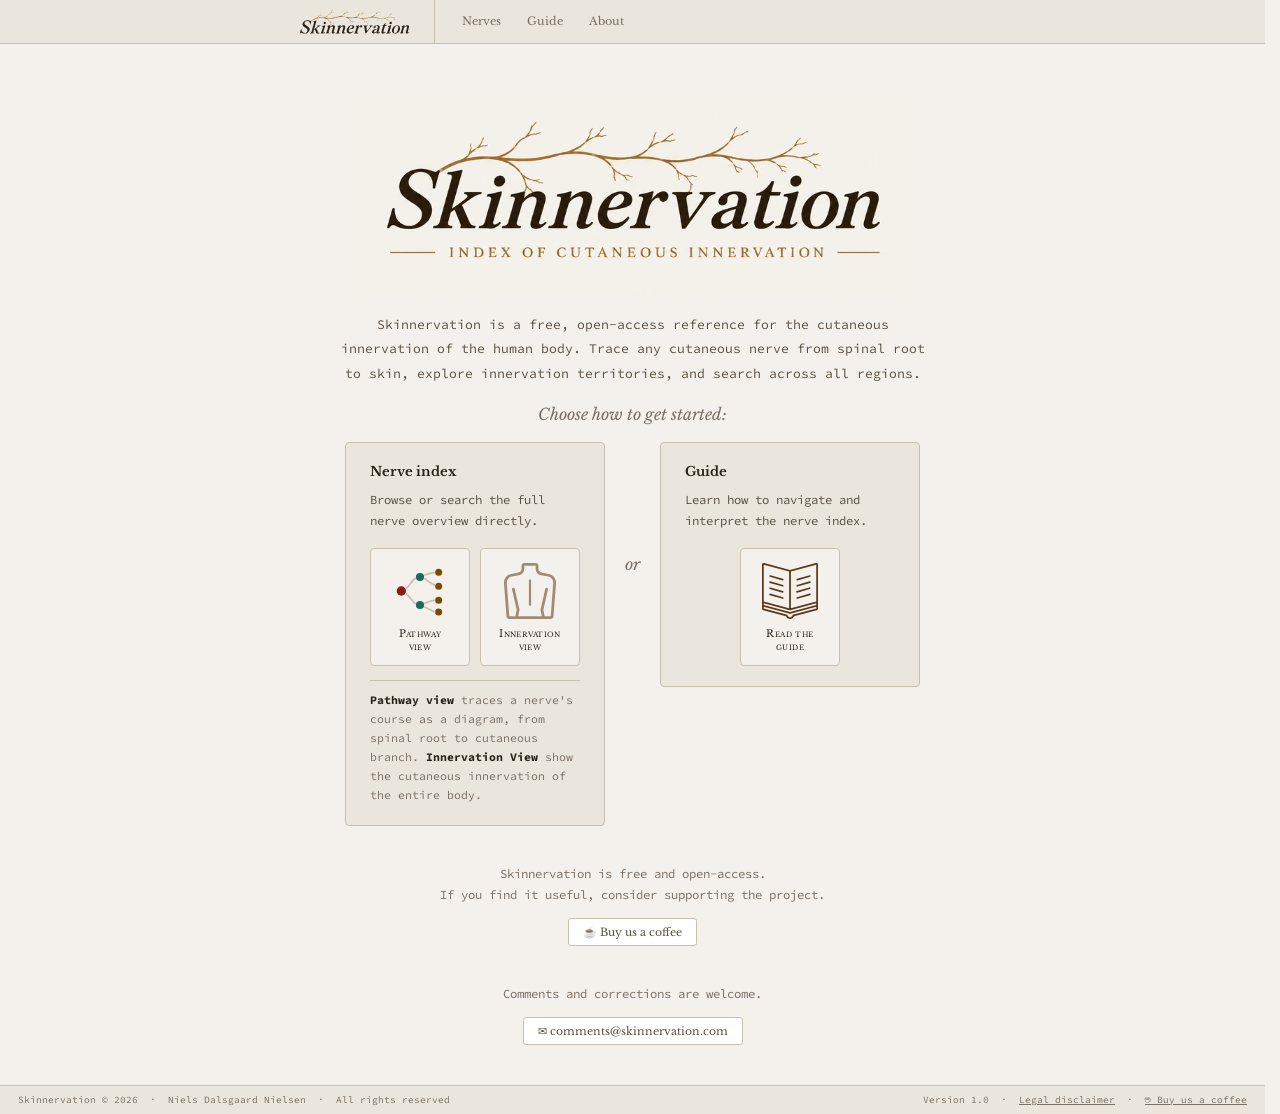
<file: index.html>
<!DOCTYPE html>
<html lang="en">
<head>
<meta charset="UTF-8"/>
<meta name="viewport" content="width=device-width, initial-scale=1.0"/>
<title>Skinnervation — Index of Cutaneous Innervation</title>
<link rel="stylesheet" href="css/skin.css"/>
<style>
  #app { display: flex; flex-direction: column; flex: 1; }

  /* ── Hero image ── */
  .hero-img-wrap {
    display: flex; justify-content: center;
    padding: 48px 24px 12px;
    background: var(--bg);
  }
  .hero-logo {
    width: 100%;
    max-width: 560px;
    height: auto;
    display: block;
  }

  /* ── About strip ── */
  .intro-wrap {
    padding: 4px 24px 40px;
    display: flex; flex-direction: column; align-items: center;
    text-align: center; gap: 18px;
    background: var(--bg);
    max-width: 640px; margin: 0 auto; width: 100%;
  }
  .intro-text {
    font-size: .82rem; color: #5a5040; line-height: 1.85; margin: 0;
  }
  .intro-choose {
    font-family: 'Libre Baskerville', serif;
    font-size: 1.0rem; font-style: italic; color: var(--muted);
    margin: 0;
  }
  .intro-choices {
    display: flex; align-items: flex-start; gap: 20px;
    flex-wrap: wrap; justify-content: center; width: 100%;
  }
  .choice-card {
    background: var(--panel); border: 1.5px solid var(--border);
    border-radius: 4px; padding: 20px 24px;
    display: flex; flex-direction: column; gap: 10px;
    flex: 1; min-width: 200px; max-width: 260px; text-align: left;
  }
  .choice-title {
    font-family: 'Libre Baskerville', serif;
    font-size: .82rem; font-weight: 700; color: var(--text);
  }
  .choice-desc {
    font-size: .77rem; color: #5a5040; line-height: 1.7; margin: 0; flex: 1;
  }
.choice-note {
    font-size: .72rem; color: var(--muted); line-height: 1.65; margin: 4px 0 0;
    padding-top: 10px; border-top: 1px solid var(--border);
  }
.choice-note b { color: var(--text); font-weight: 700; }
  .view-btns {
    display: flex; gap: 10px; margin-top: 6px; justify-content: center;
  }
  .view-btn {
    display: flex; flex-direction: column; align-items: center; justify-content: space-between;
    gap: 8px; padding: 14px 10px 12px;
    width: 100px; min-height: 100px;
    background: var(--bg); border: 1.5px solid var(--border); border-radius: 4px;
    text-decoration: none; color: var(--text);
    transition: border-color .15s, background .15s;
  }
  .view-btn:hover { border-color: var(--accent); background: var(--hover); }
  .view-btn svg { width: auto; height: 56px; }
  .view-btn span {
    font-family: 'Libre Baskerville', serif; font-size: .63rem;
    color: var(--text); text-align: center; line-height: 1.3;
    font-variant: small-caps; letter-spacing: .04em;
  }
  .choice-right {
    display: flex; align-items: center; gap: 20px;
  }
  .choice-divider {
    font-family: 'Libre Baskerville', serif;
    font-size: 1.0rem; font-style: italic; color: var(--muted);
    flex-shrink: 0;
  }
  .intro-credits {
    font-size: .63rem; color: var(--muted); margin: 0;
  }

  footer a { color: var(--muted); text-decoration: underline; }

  @media (max-width: 600px) {
      .features { margin: 32px auto; }
  }

  @media (max-width: 540px) {
    .intro-choices {
      flex-direction: column;
      align-items: center;
    }
    .choice-right {
      flex-direction: column;
      align-items: center;
    }
    .choice-card {
      max-width: 100%;
      width: 100%;
    }
  }

  /* ── Mobile warning splash ── */
  #mobile-splash {
    display: none;
    position: fixed; inset: 0; z-index: 9999;
    background: rgba(42, 35, 24, 0.45);
    align-items: center; justify-content: center;
    padding: 24px;
  }
  #mobile-splash.visible { display: flex; }
  .mobile-splash-card {
    background: #faf3dc; border: 1.5px solid #e0c96a;
    border-radius: 4px; padding: 22px 20px 18px;
    max-width: 340px; width: 100%;
    display: flex; flex-direction: column; gap: 14px;
  }
  .mobile-splash-body { overflow: hidden; }
  .mobile-splash-icon {
    float: right; width: 56px; height: 56px;
    margin: 0 0 8px 12px;
  }
  .mobile-splash-body h4 {
    font-family: 'Libre Baskerville', serif;
    font-size: .95rem; font-weight: 700; color: #5a4700;
    margin: 0 0 14px;
  }
  .mobile-splash-body p {
    font-size: .85rem; color: #6b5800; line-height: 1.65;
    margin: 0 0 8px; text-align: left;
  }
  .mobile-splash-body p:last-child { margin-bottom: 0; }
  .mobile-splash-ok {
    align-self: flex-end;
    padding: 5px 20px; border-radius: 3px;
    background: #c8a000; border: none; color: #fff;
    font-family: 'Libre Baskerville', serif; font-size: .85rem;
    cursor: pointer; transition: background .13s;
  }
  .mobile-splash-ok:hover { background: #a88600; }

  .donate-nudge {
    display: flex; flex-direction: column; align-items: center; gap: 12px;
    margin-top: 20px;
  }
  .donate-nudge p {
    font-size: .77rem; color: var(--muted); text-align: center; line-height: 1.7; margin: 0;
  }
  .donate-btn { font-size: .68rem; }

  <!-- Favicons -->
  <link rel="icon" href="favicon.ico" sizes="any"/>
  <link rel="icon" type="image/png" sizes="16x16"  href="assets/favicon-16x16.png"/>
  <link rel="icon" type="image/png" sizes="32x32"  href="assets/favicon-32x32.png"/>
  <link rel="icon" type="image/png" sizes="96x96"  href="assets/favicon-96x96.png"/>
  <link rel="apple-touch-icon" sizes="180x180"     href="assets/apple-touch-icon.png"/>
  <link rel="manifest"                              href="site.webmanifest"/>
  <meta name="msapplication-config"               content="browserconfig.xml"/>
  <meta name="theme-color"                        content="#f4f1ec"/>
</style>
</head>
<body>
<div id="app">

  <div class="hero-img-wrap">
    <picture>
      <source srcset="assets/skinnervation-logo-hero.webp" type="image/webp"/>
      <img src="assets/skinnervation-logo-hero.png"
           alt="Skinnervation — Index of Cutaneous Innervation"
           class="hero-logo"/>
    </picture>
  </div>

  <div class="intro-wrap">
    <p class="intro-text">
      Skinnervation is a free, open-access reference for the cutaneous innervation
      of the human body. Trace any cutaneous nerve from spinal root to skin,
      explore innervation territories, and search across all regions.
    </p>

    <p class="intro-choose">Choose how to get started:</p>

    <div class="intro-choices">

      <div class="choice-card">
        <div class="choice-title">Nerve index</div>
        <p class="choice-desc">Browse or search the full nerve overview directly.</p>
        <div class="view-btns">
          <a class="view-btn" href="app.html">
            <svg viewBox="0 0 48 48" fill="none" xmlns="http://www.w3.org/2000/svg">
            <!-- Root node -->
            <circle cx="8" cy="24" r="4" fill="#8b1a1a"/>
            <!-- Mid nodes -->
            <circle cx="24" cy="12" r="3.5" fill="#1a6b5a"/>
            <circle cx="24" cy="36" r="3.5" fill="#1a6b5a"/>
            <!-- Terminal nodes -->
            <circle cx="40" cy="8" r="3" fill="#7a4a00"/>
            <circle cx="40" cy="20" r="3" fill="#7a4a00"/>
            <circle cx="40" cy="32" r="3" fill="#7a4a00"/>
            <circle cx="40" cy="42" r="3" fill="#7a4a00"/>
            <!-- Edges -->
            <path d="M12 22 C16 18 18 14 20.5 13" stroke="#c8bfb0" stroke-width="1.5"/>
            <path d="M12 26 C16 30 18 34 20.5 35" stroke="#c8bfb0" stroke-width="1.5"/>
            <path d="M27.5 10.5 C31 9 34 8.5 37 8" stroke="#c8bfb0" stroke-width="1.5"/>
            <path d="M27.5 13 C31 16 34 18 37 19" stroke="#c8bfb0" stroke-width="1.5"/>
            <path d="M27.5 35 C31 33 34 32 37 32" stroke="#c8bfb0" stroke-width="1.5"/>
            <path d="M27.5 37.5 C31 39 34 41 37 42" stroke="#c8bfb0" stroke-width="1.5"/>
          </svg>
            <span>Pathway<br/>view</span>
          </a>
          <a class="view-btn" href="app.html?view=anatomic">
            <svg xmlns="http://www.w3.org/2000/svg" viewBox="0 0 302.805 302.805" role="img" aria-label="Innervation view">
  <g fill="#5a3a1a" opacity="0.55">
    <path d="M252.719,58.932l-38.85-7.402h0.001c-9.817-1.871-16.943-10.482-16.943-20.477V14.997c0-8.27-6.728-14.997-14.996-14.997h-61.057c-8.269,0-14.996,6.728-14.996,14.997v16.056c0,9.994-7.125,18.605-16.941,20.477l-38.852,7.402C25.829,63.555,8.95,85.607,10.823,110.229l13.596,178.718c0.593,7.771,7.161,13.857,14.954,13.857h224.059c7.795,0,14.362-6.088,14.953-13.858l13.597-178.717C293.854,85.607,276.976,63.555,252.719,58.932z M277.024,109.091l-13.593,178.714l-32.772,0l-7.243-34.654l25.274-110.566c0.923-4.037-1.603-8.06-5.641-8.982c-4.038-0.926-8.06,1.603-8.982,5.641l-25.64,112.165c-0.241,1.054-0.251,2.147-0.03,3.205l6.937,33.192l-127.866,0.002l6.937-33.194c0.221-1.058,0.211-2.151-0.03-3.205l-25.64-112.165c-0.923-4.038-4.941-6.565-8.982-5.641c-4.038,0.923-6.563,4.945-5.641,8.982l25.274,110.566l-7.243,34.656l-32.768,0L25.78,109.091c-1.294-17.003,10.362-32.231,27.112-35.425l38.852-7.402c16.881-3.218,29.134-18.026,29.134-35.211L120.874,15l61.053-0.003v16.056c0,17.186,12.253,31.993,29.135,35.211l38.85,7.402C266.662,76.859,278.318,92.088,277.024,109.091z"/>
    <path d="M151.402,89.462c-3.313,0-6,2.687-6,6v129.945c0,3.313,2.687,6,6,6s6-2.687,6-6V95.462C157.402,92.148,154.716,89.462,151.402,89.462z"/>
  </g>
</svg>
            <span>Innervation<br/>view</span>
          </a>
        </div>
        <p class="choice-note">
          <b>Pathway view</b> traces a nerve's course as a diagram, from spinal root to
          cutaneous branch. <b>Innervation View</b> show the cutaneous innervation of the
          entire body.
        </p>
      </div>

      <div class="choice-right">
        <div class="choice-divider">or</div>
        <div class="choice-card">
          <div class="choice-title">Guide</div>
          <p class="choice-desc">Learn how to navigate and interpret the nerve index.</p>
          <div class="view-btns" style="justify-content:center;">
            <a class="view-btn" href="guide.html">
              <svg xmlns="http://www.w3.org/2000/svg" viewBox="0 0 64 64" role="img" aria-label="Guide">
  <g fill="#5a3a1a">
    <path d="M24.008,32.038L9.541,27.904c-0.527-0.146-1.084,0.155-1.236,0.688c-0.151,0.53,0.156,1.084,0.688,1.236l14.467,4.134C23.551,33.987,23.643,34,23.734,34c0.435,0,0.835-0.286,0.961-0.726C24.847,32.744,24.539,32.19,24.008,32.038z"/>
    <path d="M24.008,39.038L9.541,34.905c-0.527-0.146-1.084,0.155-1.236,0.688c-0.151,0.531,0.156,1.084,0.688,1.236l14.467,4.133C23.551,40.987,23.643,41,23.734,41c0.435,0,0.835-0.286,0.961-0.726C24.847,39.743,24.539,39.19,24.008,39.038z"/>
    <path d="M24.008,25.038L9.541,20.904c-0.527-0.146-1.084,0.155-1.236,0.688c-0.151,0.53,0.156,1.084,0.688,1.236l14.467,4.134C23.551,26.987,23.643,27,23.734,27c0.435,0,0.835-0.286,0.961-0.726C24.847,25.744,24.539,25.19,24.008,25.038z"/>
    <path d="M24.008,18.038L9.541,13.904c-0.527-0.146-1.084,0.155-1.236,0.688c-0.151,0.53,0.156,1.084,0.688,1.236l14.467,4.134C23.551,19.987,23.643,20,23.734,20c0.435,0,0.835-0.286,0.961-0.726C24.847,18.744,24.539,18.19,24.008,18.038z"/>
    <path d="M39.963,33.962c0.092,0,0.184-0.013,0.275-0.038l14.467-4.134c0.531-0.152,0.839-0.706,0.688-1.236c-0.152-0.532-0.708-0.832-1.236-0.688L39.689,32c-0.531,0.152-0.839,0.706-0.688,1.236C39.128,33.676,39.528,33.962,39.963,33.962z"/>
    <path d="M54.459,34.905l-14.467,4.133c-0.531,0.152-0.839,0.705-0.688,1.236C39.431,40.714,39.831,41,40.266,41c0.092,0,0.184-0.013,0.275-0.038l14.467-4.133c0.531-0.152,0.839-0.705,0.688-1.236C55.543,35.061,54.987,34.761,54.459,34.905z"/>
    <path d="M54.459,20.904l-14.467,4.134c-0.531,0.152-0.839,0.706-0.688,1.236C39.431,26.714,39.831,27,40.266,27c0.092,0,0.184-0.013,0.275-0.038l14.467-4.134c0.531-0.152,0.839-0.706,0.688-1.236C55.543,21.06,54.987,20.758,54.459,20.904z"/>
    <path d="M54.459,13.904l-14.467,4.134c-0.531,0.152-0.839,0.706-0.688,1.236C39.431,19.714,39.831,20,40.266,20c0.092,0,0.184-0.013,0.275-0.038l14.467-4.134c0.531-0.152,0.839-0.706,0.688-1.236C55.543,14.06,54.987,13.76,54.459,13.904z"/>
    <path d="M63.219,0.414c-0.354-0.271-0.784-0.413-1.221-0.413c-0.172,0-0.345,0.022-0.514,0.066L32,7.93L2.516,0.067c-0.17-0.045-0.343-0.066-0.515-0.066c-0.437,0-0.866,0.142-1.22,0.413C0.289,0.793,0,1.379,0,2v49.999c0,0.906,0.609,1.699,1.484,1.933l25.873,6.899C28.089,62.685,29.887,64,32,64s3.911-1.315,4.643-3.169l25.873-6.899C63.391,53.698,64,52.905,64,51.999V2C64,1.379,63.711,0.793,63.219,0.414z M32,54c0.173,0,0.347-0.022,0.516-0.067L62,46.07v1.954l-30,7.941L2,48.024V46.07l29.484,7.862C31.653,53.978,31.827,54,32,54z M1.998,2.001c0,0,0.001,0,0.003,0V2L31,9.733v42L2,44L1.998,2.001z M34.979,59.205c-0.079,1.143-0.785,2.111-1.788,2.546l-0.676,0.181c-0.169,0.045-0.343,0.067-0.516,0.067s-0.347-0.022-0.516-0.067l-0.676-0.181c-1.003-0.435-1.709-1.403-1.788-2.546L2,51.999v-1.906l29.744,7.874C31.828,57.989,31.914,58,32,58s0.172-0.011,0.256-0.033L62,50.093v1.906L34.979,59.205z M33,51.733v-42L62,2v42L33,51.733z"/>
  </g>
</svg>
              <span>Read the<br/>guide</span>
            </a>
          </div>
        </div>
      </div>

    </div>

    <div class="donate-nudge">
      <p>Skinnervation is free and open-access.<br/>If you find it useful, consider supporting the project.</p>
      <a class="skin-btn-ghost donate-btn"
         href="https://buymeacoffee.com/skinnervation" target="_blank" rel="noopener">
        &#9749;&nbsp;Buy us a coffee
      </a>
    </div>

    <div class="donate-nudge">
      <p>Comments and corrections are welcome.</p>
      <a class="skin-btn-ghost donate-btn"
         href="mailto:comments@skinnervation.com">
        ✉&nbsp;comments@skinnervation.com
      </a>
    </div>

  </div>

  </div>



  

</div>
<div id="mobile-splash">
  <div class="mobile-splash-card">
    <div class="mobile-splash-body">
      <svg class="mobile-splash-icon" viewBox="0 0 24 24" fill="none"
           stroke="#c8a000" stroke-width="2" stroke-linecap="round" stroke-linejoin="round">
        <path d="M10.29 3.86L1.82 18a2 2 0 0 0 1.71 3h16.94a2 2 0 0 0 1.71-3L13.71 3.86a2 2 0 0 0-3.42 0z"/>
        <line x1="12" y1="9" x2="12" y2="13"/>
        <line x1="12" y1="17" x2="12.01" y2="17"/>
      </svg>
      <h4>Welcome to Skinnervation</h4>
      <p>It looks like you are visiting from a device with a small screen.</p>
      <p>While Skinnervation can be used on a mobile device, a tablet or desktop will give you a better experience navigating the nerve index.</p>
    </div>
    <button class="mobile-splash-ok" onclick="sessionStorage.setItem('splashSeen','1');document.getElementById('mobile-splash').classList.remove('visible')">Ok</button>
  </div>
</div>
<script>
  if(window.innerWidth <= 640 && !sessionStorage.getItem('splashSeen')){
    document.getElementById('mobile-splash').classList.add('visible');
  }
</script>
<script src="js/nav.js"></script>
<script src="js/footer.js"></script>
</body>
</html>
</file>
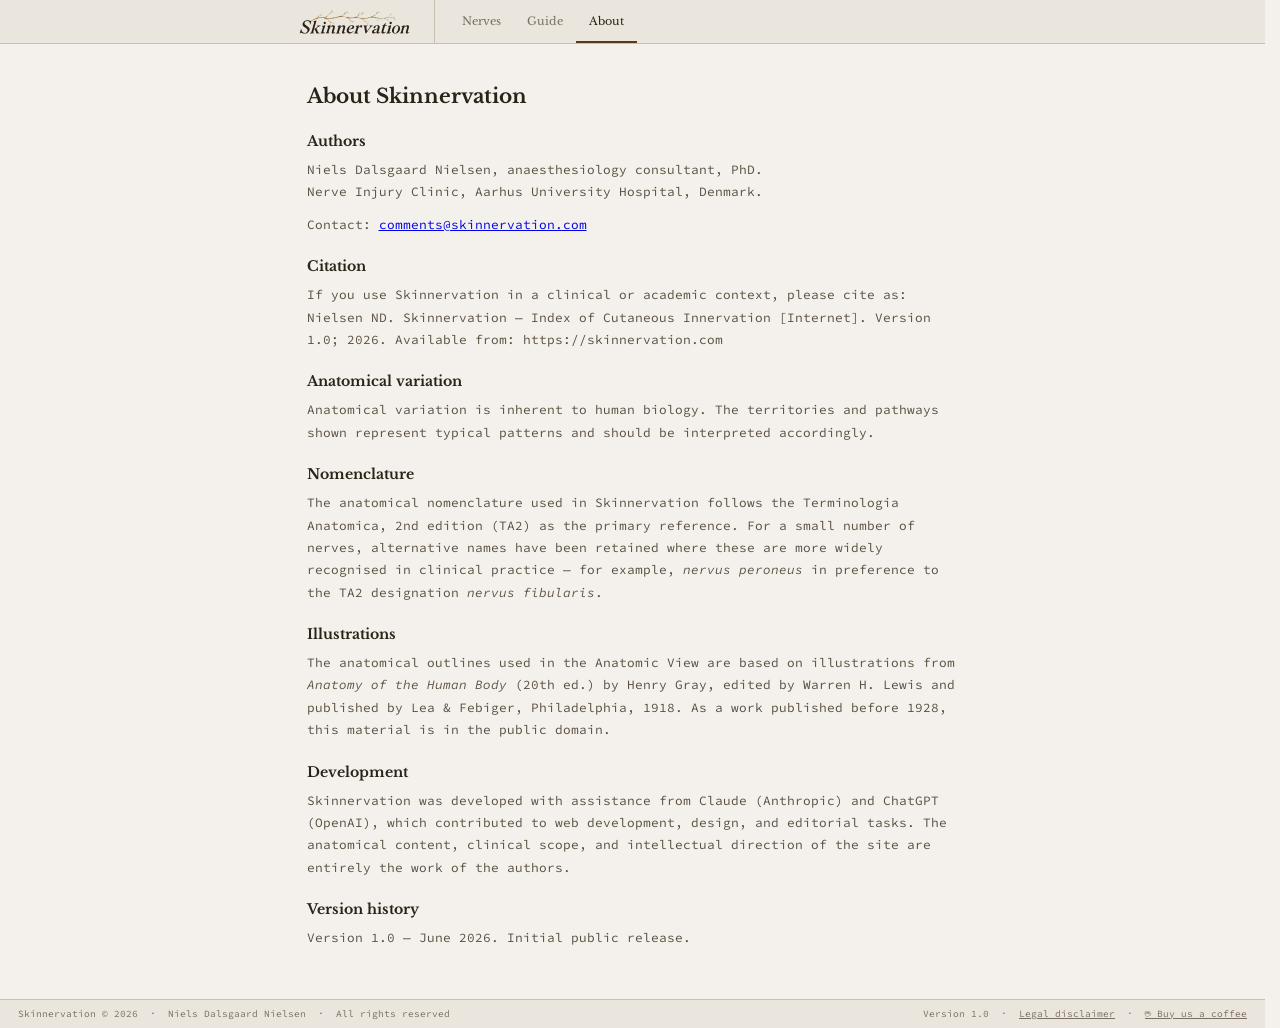
<file: about.html>
<!DOCTYPE html>
<html lang="en">
<head>
<meta charset="UTF-8"/>
<meta name="viewport" content="width=device-width, initial-scale=1.0"/>
<title>About — Skinnervation</title>
<link rel="stylesheet" href="css/skin.css"/>
<style>
  #app { display:flex; flex-direction:column; flex:1; }
  main { flex:1; padding:40px 24px; max-width:700px; margin:0 auto; width:100%; }
  h1 {
    font-family:'Libre Baskerville',serif;
    font-size:1.25rem; font-weight:700; color:var(--text);
    margin:0 0 24px;
  }
</style>
  <!-- Favicons -->
  <link rel="icon" href="favicon.ico" sizes="any"/>
  <link rel="icon" type="image/png" sizes="16x16"  href="assets/favicon-16x16.png"/>
  <link rel="icon" type="image/png" sizes="32x32"  href="assets/favicon-32x32.png"/>
  <link rel="icon" type="image/png" sizes="96x96"  href="assets/favicon-96x96.png"/>
  <link rel="apple-touch-icon" sizes="180x180"     href="assets/apple-touch-icon.png"/>
  <link rel="manifest"                              href="site.webmanifest"/>
  <meta name="msapplication-config"               content="browserconfig.xml"/>
  <meta name="theme-color"                        content="#f4f1ec"/>
</head>
<body>
<div id="app">
  <main class="skin-prose">
    <h1>About Skinnervation</h1>
    <h3>Authors</h3>
    <p>
      Niels Dalsgaard Nielsen, anaesthesiology consultant, PhD.<br/>
      Nerve Injury Clinic, Aarhus University Hospital, Denmark.
    </p>
    <p>Contact: <a href="mailto:comments@skinnervation.com">comments@skinnervation.com</a></p>

    <h3>Citation</h3>
    <p>
      If you use Skinnervation in a clinical or academic context, please cite as:<br/>
      Nielsen ND. Skinnervation — Index of Cutaneous Innervation [Internet].
      Version 1.0; 2026. Available from: https://skinnervation.com
    </p>

    <h3>Anatomical variation</h3>
    <p>
      Anatomical variation is inherent to human biology. The territories and pathways shown
      represent typical patterns and should be interpreted accordingly.
    </p>

    <h3>Nomenclature</h3>
    <p>
      The anatomical nomenclature used in Skinnervation follows the
      Terminologia Anatomica, 2nd edition (TA2) as the primary reference.
      For a small number of nerves, alternative names have been retained where
      these are more widely recognised in clinical practice — for example,
      <em>nervus peroneus</em> in preference to the TA2 designation
      <em>nervus fibularis</em>.
    </p>

    <h3>Illustrations</h3>
    <p>
      The anatomical outlines used in the Anatomic View are based on illustrations
      from <em>Anatomy of the Human Body</em> (20th ed.) by Henry Gray, edited by
      Warren H. Lewis and published by Lea &amp; Febiger, Philadelphia, 1918.
      As a work published before 1928, this material is in the public domain.
    </p>

    <h3>Development</h3>
    <p>
      Skinnervation was developed with assistance from Claude (Anthropic) and ChatGPT (OpenAI),
      which contributed to web development, design, and editorial tasks. The anatomical content,
      clinical scope, and intellectual direction of the site are entirely the work of the authors.
    </p>

    <h3>Version history</h3>
    <p>Version 1.0 — June 2026. Initial public release.</p>

  </main>
</div>
<script src="js/nav.js"></script>
<script src="js/footer.js"></script>
</body>
</html>
</file>
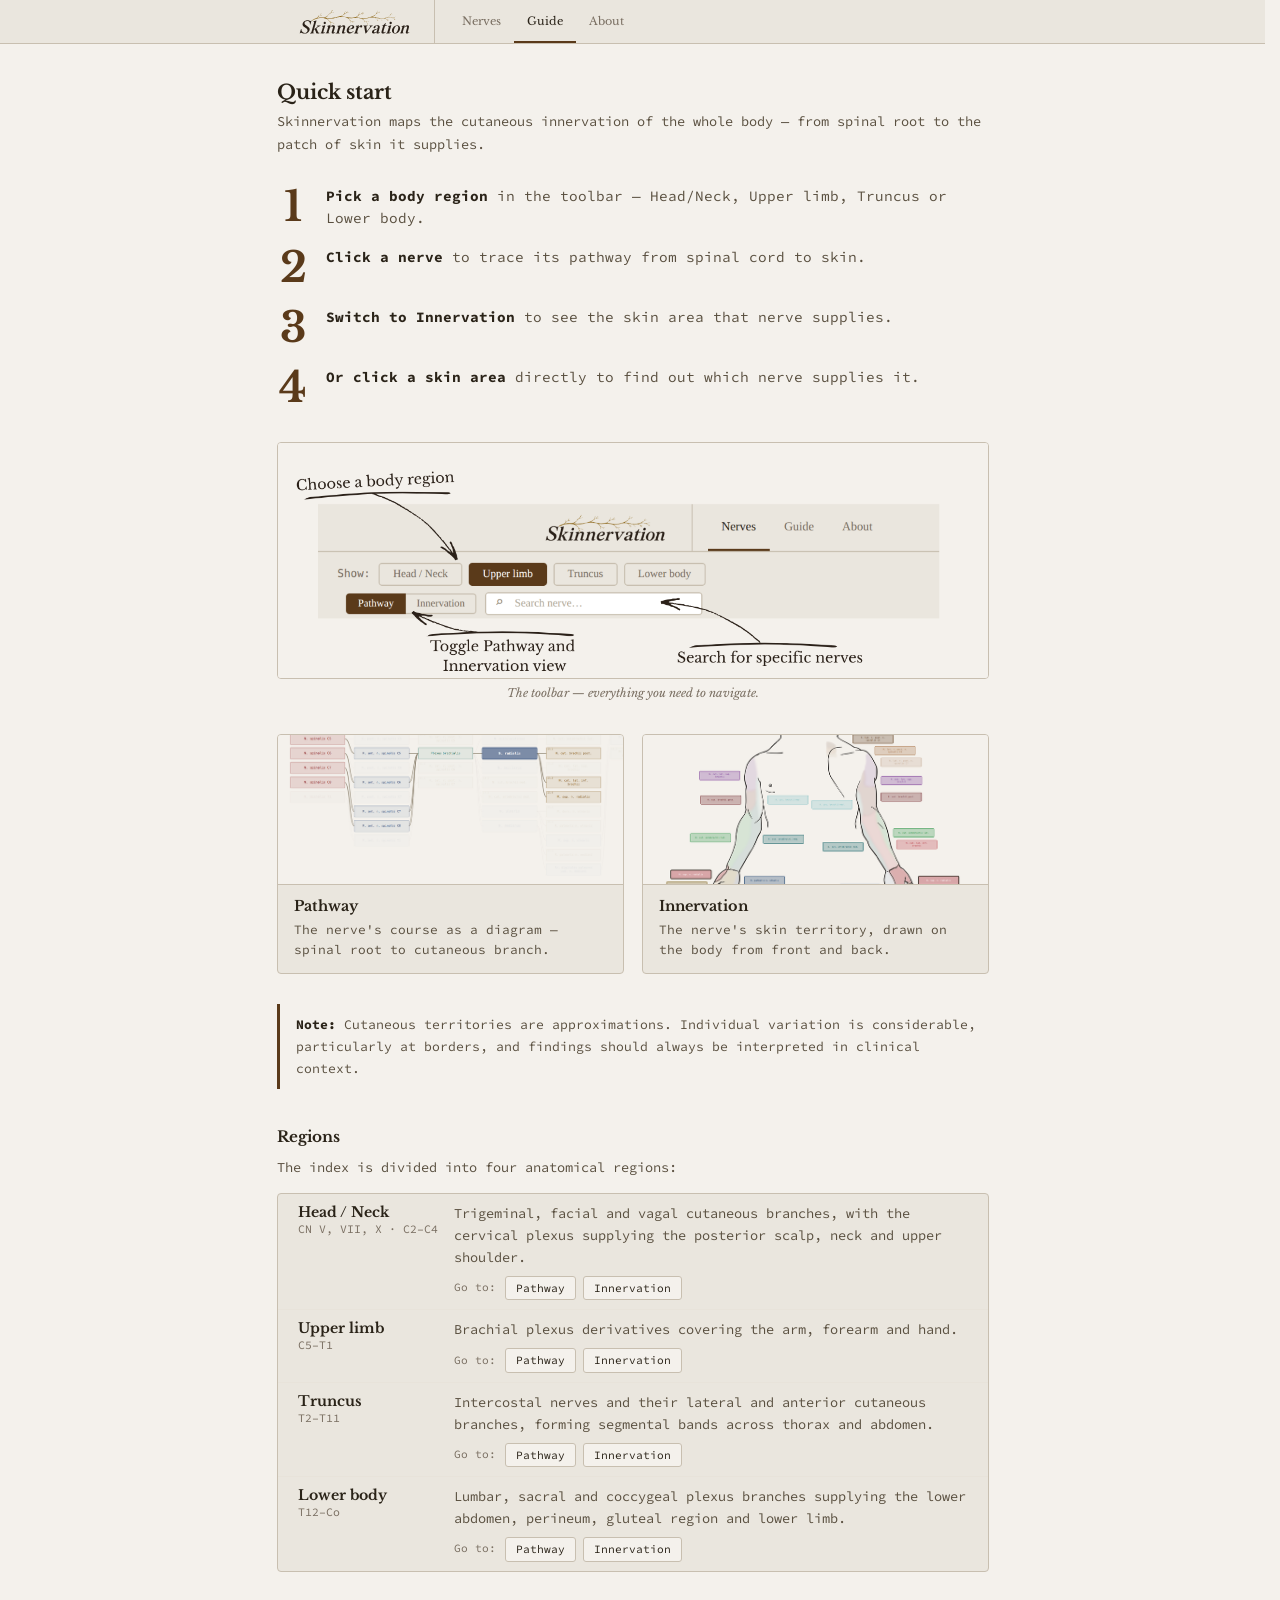
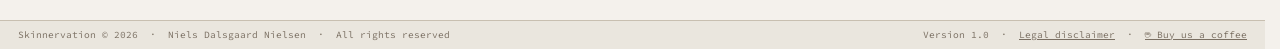
<file: guide.html>
<!DOCTYPE html>
<html lang="en">
<head>
<meta charset="UTF-8"/>
<meta name="viewport" content="width=device-width, initial-scale=1.0"/>
<title>Guide — Skinnervation</title>
<link rel="stylesheet" href="css/skin.css"/>
<style>/* v3 — quick-start guide */
  #app { display:flex; flex-direction:column; flex:1; }
  main { flex:1; padding:36px 24px 48px; max-width:760px; margin:0 auto; width:100%; }
  h1 {
    font-family:'Libre Baskerville',serif;
    font-size:1.25rem; font-weight:700; color:var(--text);
    margin:0 0 6px;
  }
  .lede {
    font-size:.85rem; color:#5a5040; line-height:1.7; margin:0 0 30px;
  }

  /* ── Steps ── */
  .steps { list-style:none; padding:0; margin:0 0 34px; counter-reset:step; }
  .steps li {
    counter-increment:step;
    display:flex; align-items:flex-start; gap:16px;
    margin:0 0 18px;
    font-size:.9rem; color:#5a5040; line-height:1.5;
  }
  .steps li:last-child { margin-bottom:0; }
  .steps li::before {
    content:counter(step);
    flex:0 0 auto; width:.8em;
    font-family:'Libre Baskerville',serif; font-weight:700;
    font-size:2.6rem; line-height:1; color:var(--accent);
    text-align:center;
  }
  .steps li > span { flex:1 1 auto; }
  .steps b { color:var(--text); font-weight:700; }

  /* ── Figure ── */
  figure { margin:0 0 34px; }
  figure img {
    width:100%; height:auto; display:block;
    border:1.5px solid var(--border); border-radius:4px; background:var(--panel);
  }
  figcaption {
    font-size:.72rem; color:var(--muted); font-style:italic;
    font-family:'Libre Baskerville',serif; margin-top:7px; text-align:center;
  }

  /* ── Two view cards ── */
  .view-cards { display:flex; gap:18px; margin:0 0 30px; }
  .vcard {
    flex:1; min-width:0;
    border:1.5px solid var(--border); border-radius:4px;
    background:var(--panel); overflow:hidden;
    display:flex; flex-direction:column;
  }
  .vcard img { width:100%; height:150px; object-fit:cover; object-position:center; display:block; border-bottom:1px solid var(--border); }
  .vcard-body { padding:12px 16px 14px; }
  .vcard h2 {
    font-family:'Libre Baskerville',serif;
    font-size:.9rem; font-weight:700; color:var(--text); margin:0 0 5px;
  }
  .vcard p { font-size:.8rem; color:#5a5040; line-height:1.55; margin:0; }
  @media (max-width:600px){
    .view-cards { flex-direction:column; gap:14px; }
    .vcard img { height:170px; }
  }

  /* ── Note ── */
  .note {
    border-left:3px solid var(--accent);
    padding:10px 0 10px 16px; margin:0 0 38px;
    font-size:.82rem; color:#5a5040; line-height:1.65;
  }
  .note b { color:var(--text); }

  /* ── Regions ── */
  .regions-intro {
    font-size:.85rem; color:#5a5040; line-height:1.7; margin:0 0 14px;
  }
  h2.section {
    font-family:'Libre Baskerville',serif;
    font-size:.95rem; font-weight:700; color:var(--text);
    margin:0 0 10px;
  }
  .region-box {
    background: var(--panel); border: 1.5px solid var(--border);
    border-radius: 4px; overflow: hidden;
  }
  .region-box-body { display: table; width: 100%; border-collapse: collapse; }
  .region-row { display: table-row; }
  .region-row:not(:last-child) .region-label,
  .region-row:not(:last-child) .region-desc {
    border-bottom: 1px solid #e8e3da;
  }
  .region-label {
    display: table-cell; vertical-align: top;
    white-space: nowrap; padding: 9px 16px 9px 20px;
  }
  .region-name {
    display: block;
    font-family: 'Libre Baskerville', serif;
    font-size: .88rem; font-weight: 700; color: var(--text);
    white-space: nowrap;
  }
  .region-levels {
    display: block;
    font-size: .72rem; color: var(--muted);
    font-family: 'Source Code Pro', monospace; line-height: 1.5;
  }
  .region-desc {
    display: table-cell; vertical-align: top;
    font-size: .85rem; color: #5a5040; line-height: 1.6;
    padding: 9px 20px 9px 0;
  }
  .region-links { margin-top:7px; display:flex; align-items:center; gap:7px; flex-wrap:wrap; }
  .region-links-label {
    font-family:'Source Code Pro',monospace; font-size:.7rem;
    color:var(--muted); margin-right:2px;
  }
  .region-links a {
    display:inline-block;
    font-family:'Source Code Pro',monospace; font-size:.7rem;
    color:var(--text); text-decoration:none;
    background:#f4f1ec; border:1px solid var(--border); border-radius:3px;
    padding:3px 10px; line-height:1.5;
    transition:background .12s, border-color .12s;
  }
  .region-links a:hover, .region-links a:focus {
    background:var(--accent); border-color:var(--accent); color:#fff;
  }
  @media (max-width: 540px) {
    .region-box-body, .region-row,
    .region-label, .region-desc { display: block; }
    .region-row:not(:last-child) { border-bottom: 1px solid #e8e3da; }
    .region-label { padding: 9px 20px 2px; white-space: normal; }
    .region-desc  { padding: 2px 20px 9px; }
  }
</style>
  <!-- Favicons -->
  <link rel="icon" href="favicon.ico" sizes="any"/>
  <link rel="icon" type="image/png" sizes="16x16"  href="assets/favicon-16x16.png"/>
  <link rel="icon" type="image/png" sizes="32x32"  href="assets/favicon-32x32.png"/>
  <link rel="icon" type="image/png" sizes="96x96"  href="assets/favicon-96x96.png"/>
  <link rel="apple-touch-icon" sizes="180x180"     href="assets/apple-touch-icon.png"/>
  <link rel="manifest"                              href="site.webmanifest"/>
  <meta name="msapplication-config"               content="browserconfig.xml"/>
  <meta name="theme-color"                        content="#f4f1ec"/>
</head>
<body>
<div id="app">
  <main>
    <h1>Quick start</h1>
    <p class="lede">
      Skinnervation maps the cutaneous innervation of the whole body — from spinal
      root to the patch of skin it supplies.
    </p>

    <ol class="steps">
      <li><span><b>Pick a body region</b> in the toolbar — Head/Neck, Upper limb, Truncus or Lower body.</span></li>
      <li><span><b>Click a nerve</b> to trace its pathway from spinal cord to skin.</span></li>
      <li><span><b>Switch to Innervation</b> to see the skin area that nerve supplies.</span></li>
      <li><span><b>Or click a skin area</b> directly to find out which nerve supplies it.</span></li>
    </ol>

    <figure>
      <img src="assets/guide-toolbar.png" alt="The Skinnervation toolbar, with the region buttons, view switch and search field marked"/>
      <figcaption>The toolbar — everything you need to navigate.</figcaption>
    </figure>

    <div class="view-cards">
      <div class="vcard">
        <img src="assets/guide-pathway.png" alt="Pathway view showing a nerve network diagram"/>
        <div class="vcard-body">
          <h2>Pathway</h2>
          <p>The nerve's course as a diagram — spinal root to cutaneous branch.</p>
        </div>
      </div>
      <div class="vcard">
        <img src="assets/guide-innervation.png" alt="Innervation view showing cutaneous territories drawn on the arm"/>
        <div class="vcard-body">
          <h2>Innervation</h2>
          <p>The nerve's skin territory, drawn on the body from front and back.</p>
        </div>
      </div>
    </div>

    <p class="note">
      <b>Note:</b> Cutaneous territories are approximations. Individual variation is
      considerable, particularly at borders, and findings should always be interpreted
      in clinical context.
    </p>

    <h2 class="section">Regions</h2>
    <p class="regions-intro">
      The index is divided into four anatomical regions:
    </p>

    <div class="region-box">
    <div class="region-box-body">
      <div class="region-row">
        <div class="region-label">
          <span class="region-name">Head / Neck</span>
          <span class="region-levels">CN V, VII, X · C2–C4</span>
        </div>
        <div class="region-desc">Trigeminal, facial and vagal cutaneous branches, with the cervical plexus supplying the posterior scalp, neck and upper shoulder.
          <div class="region-links"><span class="region-links-label">Go to:</span>
            <a href="app.html?region=head">Pathway</a>
            <a href="app.html?region=head&amp;view=anatomic">Innervation</a>
          </div>
        </div>
      </div>
      <div class="region-row">
        <div class="region-label">
          <span class="region-name">Upper limb</span>
          <span class="region-levels">C5–T1</span>
        </div>
        <div class="region-desc">Brachial plexus derivatives covering the arm, forearm and hand.
          <div class="region-links"><span class="region-links-label">Go to:</span>
            <a href="app.html?region=arm">Pathway</a>
            <a href="app.html?region=arm&amp;view=anatomic">Innervation</a>
          </div>
        </div>
      </div>
      <div class="region-row">
        <div class="region-label">
          <span class="region-name">Truncus</span>
          <span class="region-levels">T2–T11</span>
        </div>
        <div class="region-desc">Intercostal nerves and their lateral and anterior cutaneous branches, forming segmental bands across thorax and abdomen.
          <div class="region-links"><span class="region-links-label">Go to:</span>
            <a href="app.html?region=truncus">Pathway</a>
            <a href="app.html?region=truncus&amp;view=anatomic">Innervation</a>
          </div>
        </div>
      </div>
      <div class="region-row">
        <div class="region-label">
          <span class="region-name">Lower body</span>
          <span class="region-levels">T12–Co</span>
        </div>
        <div class="region-desc">Lumbar, sacral and coccygeal plexus branches supplying the lower abdomen, perineum, gluteal region and lower limb.
          <div class="region-links"><span class="region-links-label">Go to:</span>
            <a href="app.html?region=lowerbody">Pathway</a>
            <a href="app.html?region=lowerbody&amp;view=anatomic">Innervation</a>
          </div>
        </div>
      </div>
    </div>
    </div>

  </main>
</div>
<script src="js/nav.js"></script>
<script src="js/footer.js"></script>
</body>
</html>
</file>
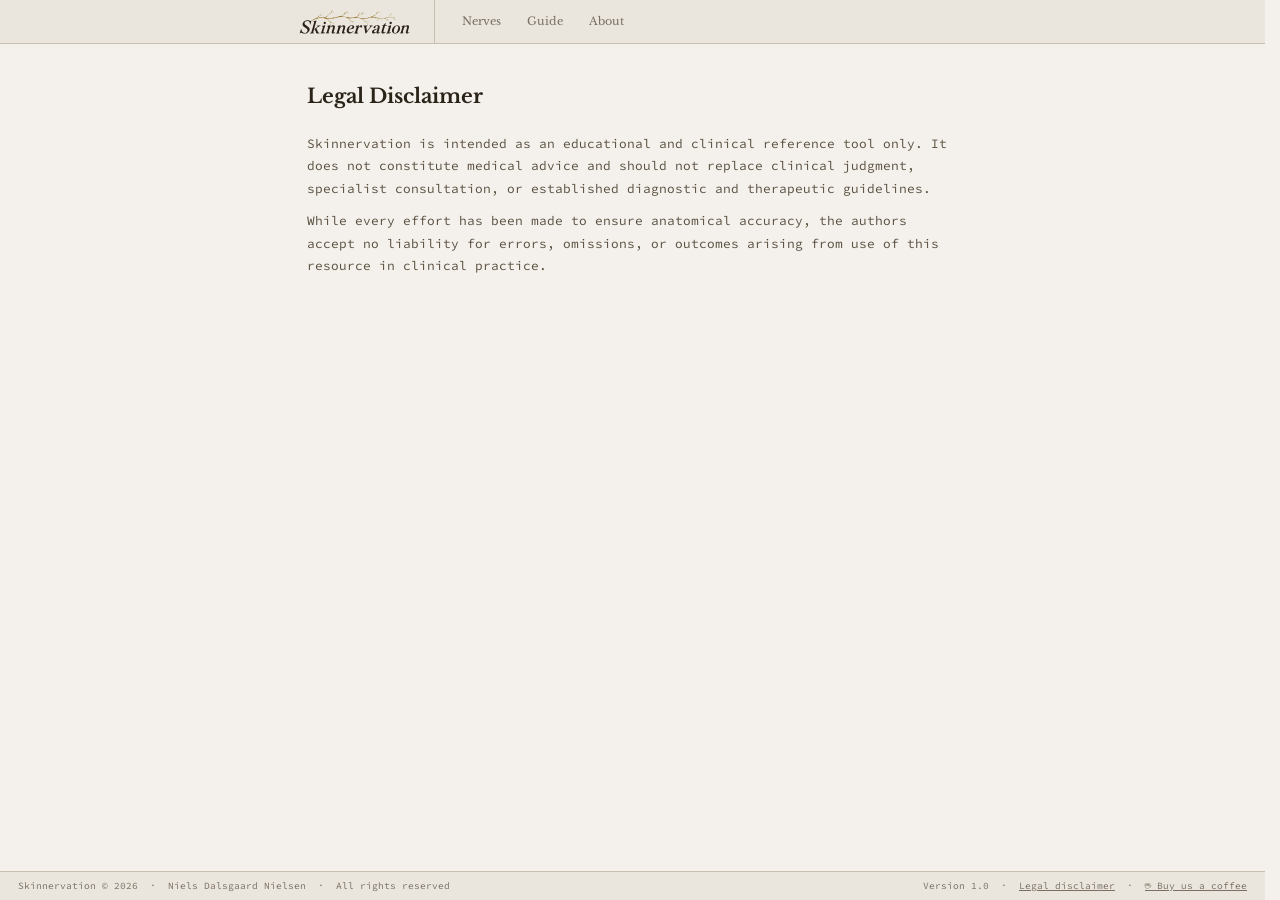
<file: legal.html>
<!DOCTYPE html>
<html lang="en">
<head>
<meta charset="UTF-8"/>
<meta name="viewport" content="width=device-width, initial-scale=1.0"/>
<title>Legal Disclaimer — Skinnervation</title>
<link rel="stylesheet" href="css/skin.css"/>
<style>
  #app { display:flex; flex-direction:column; flex:1; }
  main { flex:1; padding:40px 24px; max-width:700px; margin:0 auto; width:100%; }
  h1 {
    font-family:'Libre Baskerville',serif;
    font-size:1.25rem; font-weight:700; color:var(--text);
    margin:0 0 24px;
  }
</style>
  <!-- Favicons -->
  <link rel="icon" href="favicon.ico" sizes="any"/>
  <link rel="icon" type="image/png" sizes="16x16"  href="assets/favicon-16x16.png"/>
  <link rel="icon" type="image/png" sizes="32x32"  href="assets/favicon-32x32.png"/>
  <link rel="icon" type="image/png" sizes="96x96"  href="assets/favicon-96x96.png"/>
  <link rel="apple-touch-icon" sizes="180x180"     href="assets/apple-touch-icon.png"/>
  <link rel="manifest"                              href="site.webmanifest"/>
  <meta name="msapplication-config"               content="browserconfig.xml"/>
  <meta name="theme-color"                        content="#f4f1ec"/>
</head>
<body>
<div id="app">
  <main class="skin-prose">
    <h1>Legal Disclaimer</h1>
    <p>
      Skinnervation is intended as an educational and clinical reference tool only.
      It does not constitute medical advice and should not replace clinical judgment,
      specialist consultation, or established diagnostic and therapeutic guidelines.
    </p>
    <p>
      While every effort has been made to ensure anatomical accuracy,
      the authors accept no liability for errors, omissions, or outcomes
      arising from use of this resource in clinical practice.
    </p>
  </main>
</div>
<script src="js/nav.js"></script>
<script src="js/footer.js"></script>
</body>
</html>
</file>
<file: css/skin.css>
@import url('https://fonts.googleapis.com/css2?family=Source+Code+Pro:wght@400;500&family=Libre+Baskerville:ital,wght@0,400;0,700;1,400&display=swap');

*, *::before, *::after { box-sizing: border-box; margin: 0; padding: 0; }

:root {
  --bg:     #f4f1ec;
  --panel:  #eae6de;
  --border: #c8bfb0;
  --text:   #2a2318;
  --muted:  #7a6f62;
  --hover:  #ddd7cd;
  --accent: #5a3a1a;
}

html { height: 100%; scrollbar-gutter: stable; }
body {
  min-height: 100vh;
  display: flex; flex-direction: column;
  background: var(--bg); color: var(--text);
  font-family: 'Source Code Pro', monospace;
}

/* ── Shared nav ── */
#skin-nav {
  flex-shrink: 0;
  background: var(--panel);
  border-bottom: 1.5px solid var(--border);
  height: 44px;
  display: flex;
  align-items: stretch;
}
#skin-nav-inner {
  display: flex;
  align-items: stretch;
  gap: 0;
  width: 100%;
  max-width: 720px;
  margin: 0 auto;
  padding: 0 24px;
}
#skin-nav .nav-brand {
  display: flex; align-items: center;
  padding-right: 22px; border-right: 1px solid var(--border);
  margin-right: 14px; text-decoration: none;
  flex-shrink: 0;
}
#skin-nav .nav-brand svg {
  height: 30px; width: auto; display: block;
}
#skin-nav a.nav-link {
  display: flex; align-items: center;
  padding: 0 13px;
  font-family: 'Libre Baskerville', serif;
  font-size: .70rem; color: var(--muted);
  text-decoration: none; border-bottom: 2px solid transparent;
  transition: color .13s, border-color .13s;
}
#skin-nav a.nav-link:hover { color: var(--text); }
#skin-nav a.nav-link.active {
  color: var(--text); border-bottom-color: var(--accent);
}

/* ── Shared card ── */
.skin-card {
  background: var(--panel); border: 1.5px solid var(--border);
  border-radius: 4px; padding: 36px 40px 30px;
}

/* ── Shared prose ── */
.skin-prose p {
  font-size: .80rem; color: #5a5040; line-height: 1.75; margin: 0 0 10px;
}
.skin-prose h3 {
  font-family: 'Libre Baskerville', serif;
  font-size: .88rem; font-weight: 700; color: var(--text);
  margin: 22px 0 8px;
}
.skin-prose hr {
  border: none; border-top: 1px solid #ddd8ce; margin: 22px 0;
}

/* ── Shared button styles ── */
.skin-btn {
  display: inline-flex; align-items: center; gap: 6px;
  padding: 7px 18px;
  background: var(--accent); color: #fff;
  border: 1px solid var(--accent); border-radius: 3px;
  font-family: 'Libre Baskerville', serif; font-size: .70rem;
  text-decoration: none; cursor: pointer;
  transition: background .13s, border-color .13s;
}
.skin-btn:hover { background: #7a5030; border-color: #7a5030; }
.skin-btn-ghost {
  display: inline-flex; align-items: center; gap: 6px;
  padding: 6px 14px; background: #fff; color: #5a5040;
  border: 1px solid var(--border); border-radius: 3px;
  font-family: 'Libre Baskerville', serif; font-size: .68rem;
  text-decoration: none; cursor: pointer;
  transition: border-color .13s, color .13s;
}
.skin-btn-ghost:hover { border-color: #9a9080; color: var(--text); }

/* ── Credits block ── */
.skin-credits {
  border-top: 1px solid #ddd8ce;
  padding-top: 14px; margin-top: 22px;
}
.skin-credits p {
  margin: 0; font-size: .66rem; color: #5a5040; line-height: 1.75;
}
.skin-credits a { color: var(--accent); text-decoration: underline; }
.skin-credits a:hover { color: #7a5030; }

/* ── Shared footer ── */
#skin-footer {
  flex-shrink: 0;
  border-top: 1px solid var(--border);
  padding: 8px 18px;
  display: flex; justify-content: space-between; align-items: center;
  flex-wrap: wrap; gap: 6px;
  font-size: .60rem; color: var(--muted);
  background: var(--panel);
}
#skin-footer a { color: var(--muted); text-decoration: underline; }
#skin-footer a:hover { color: var(--text); }
</file>
